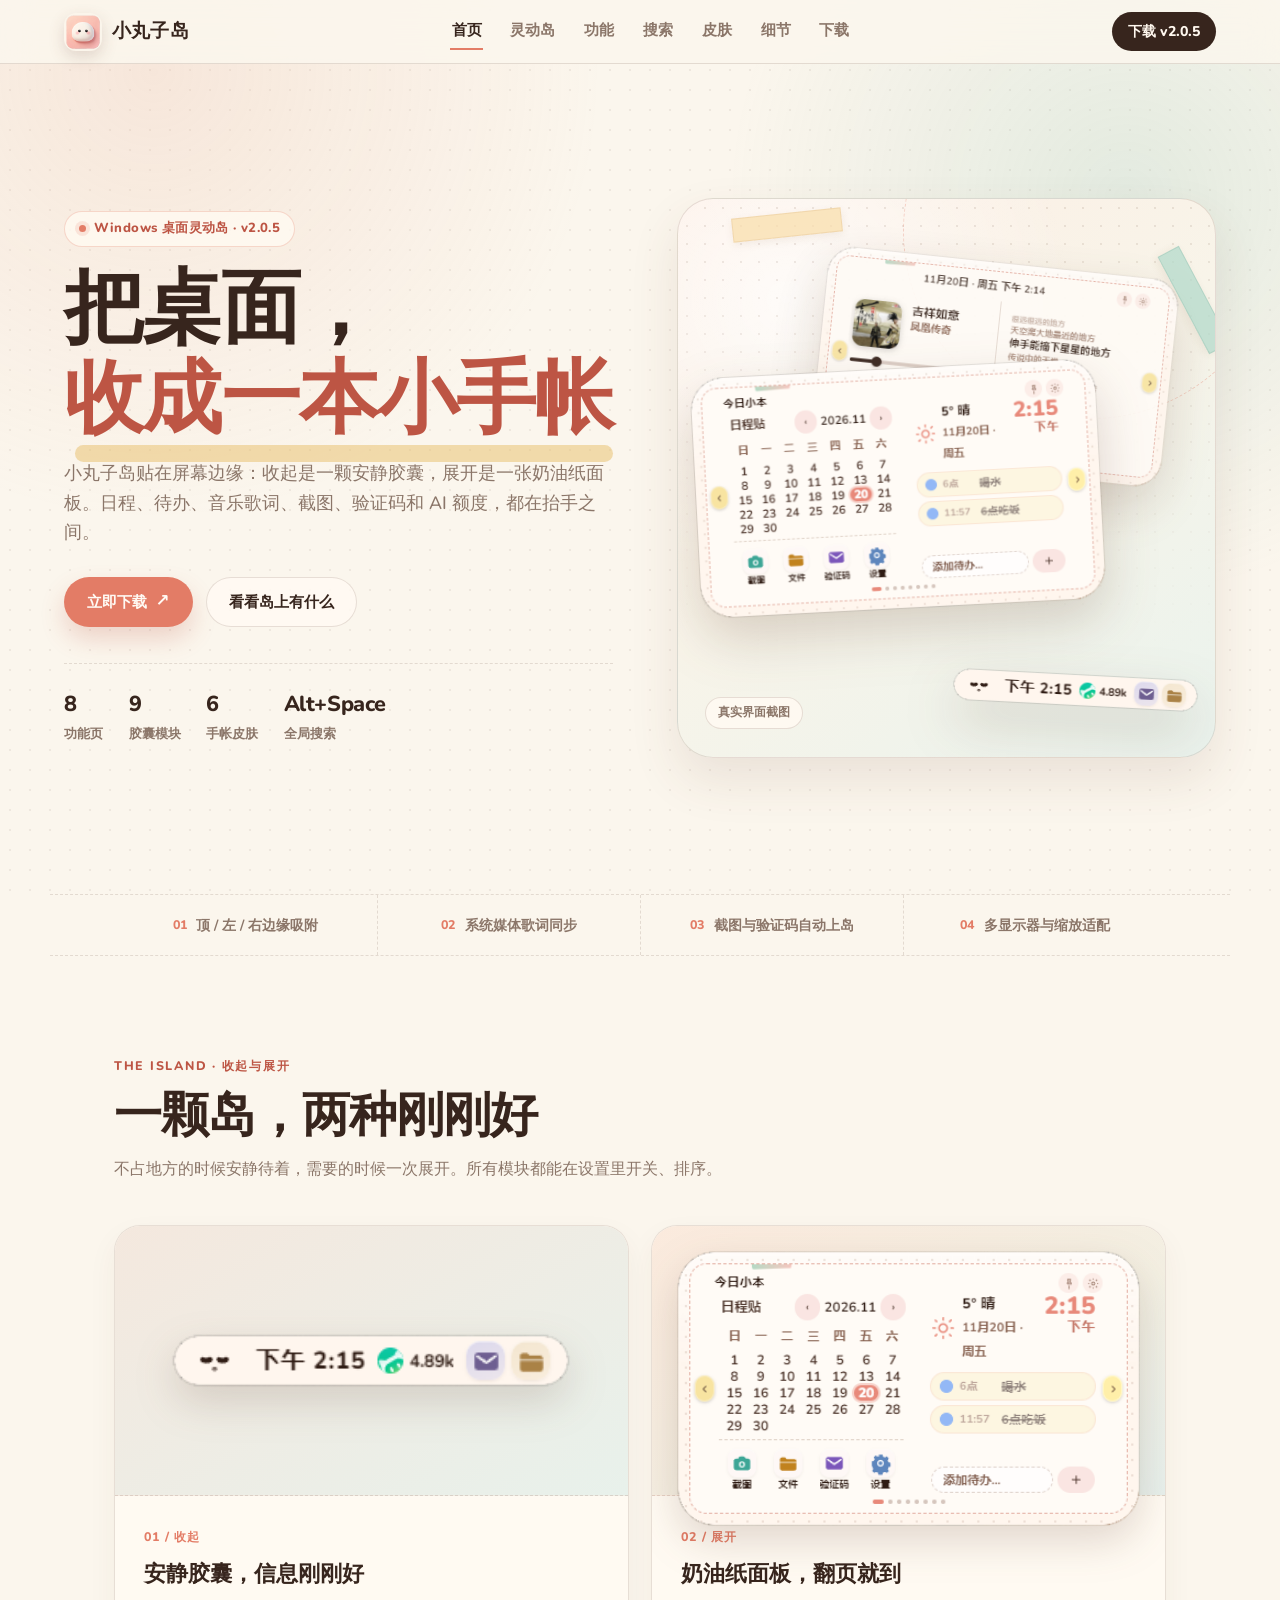
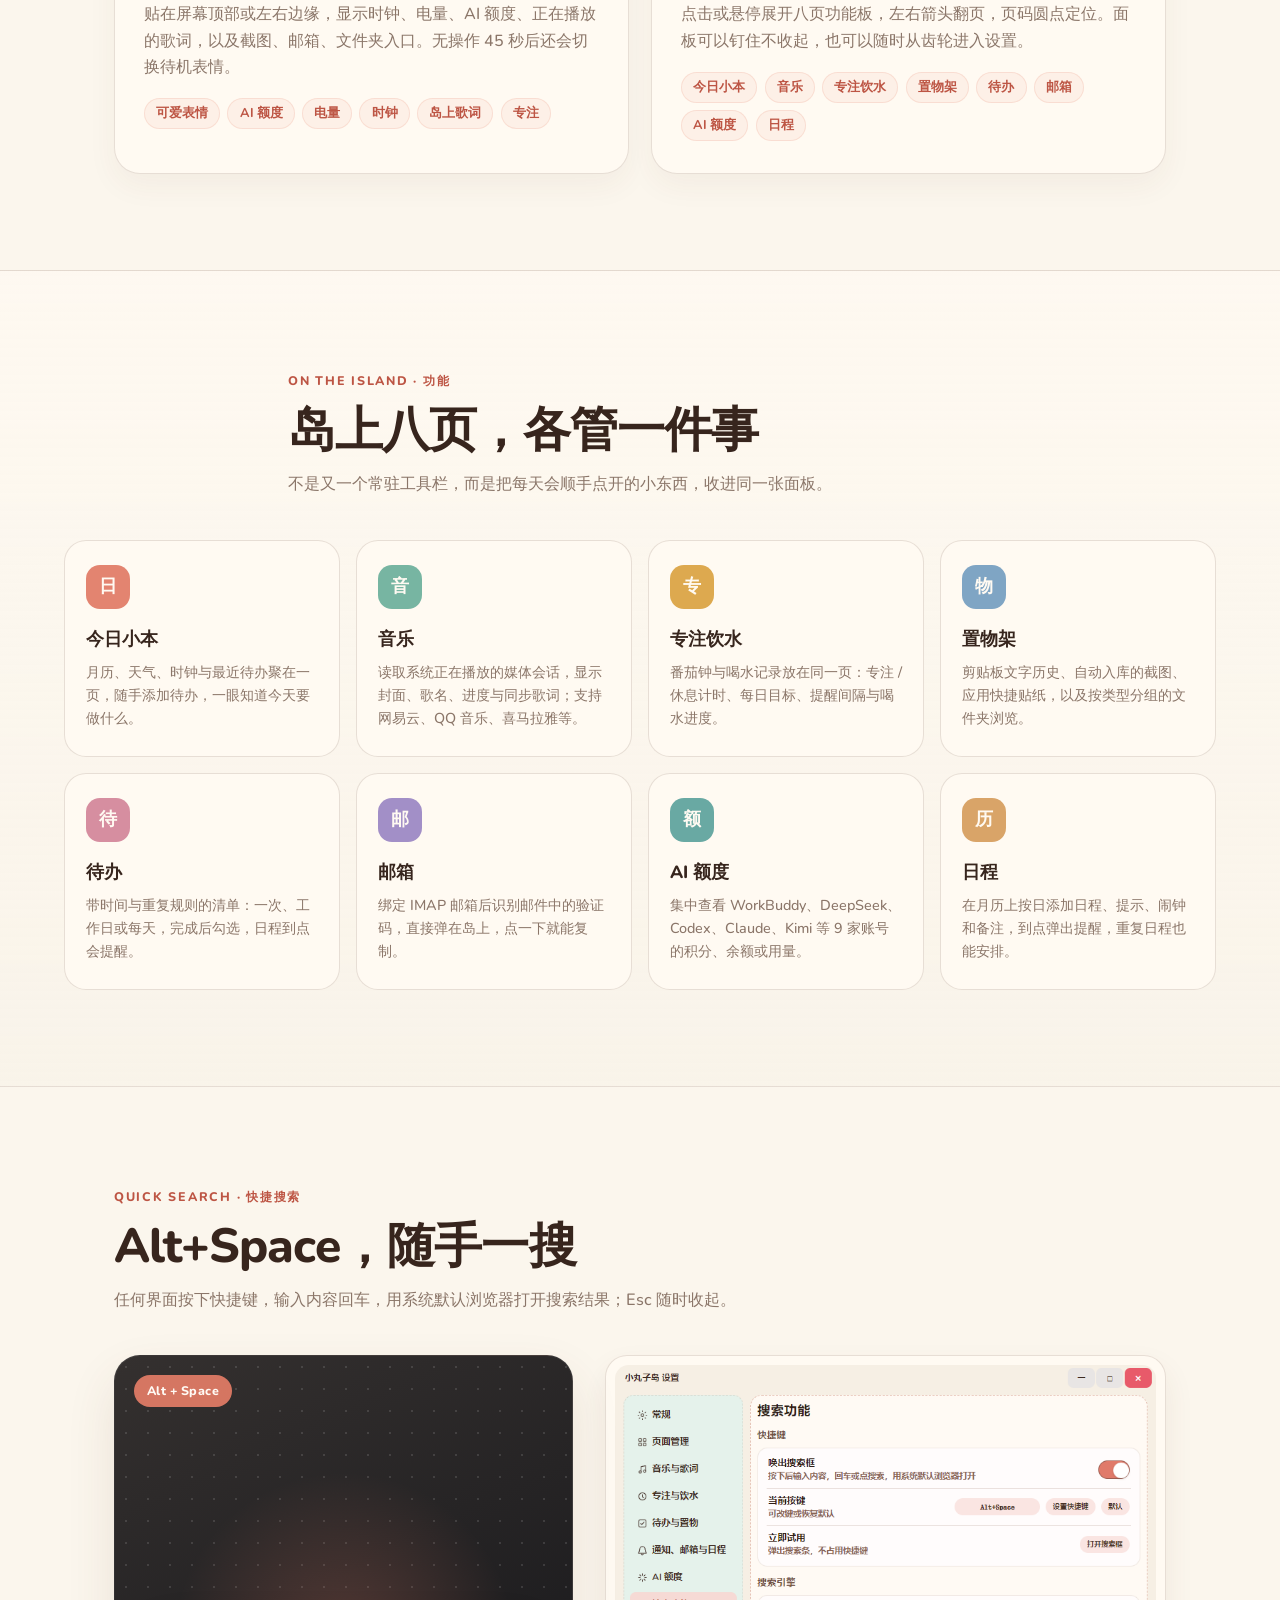
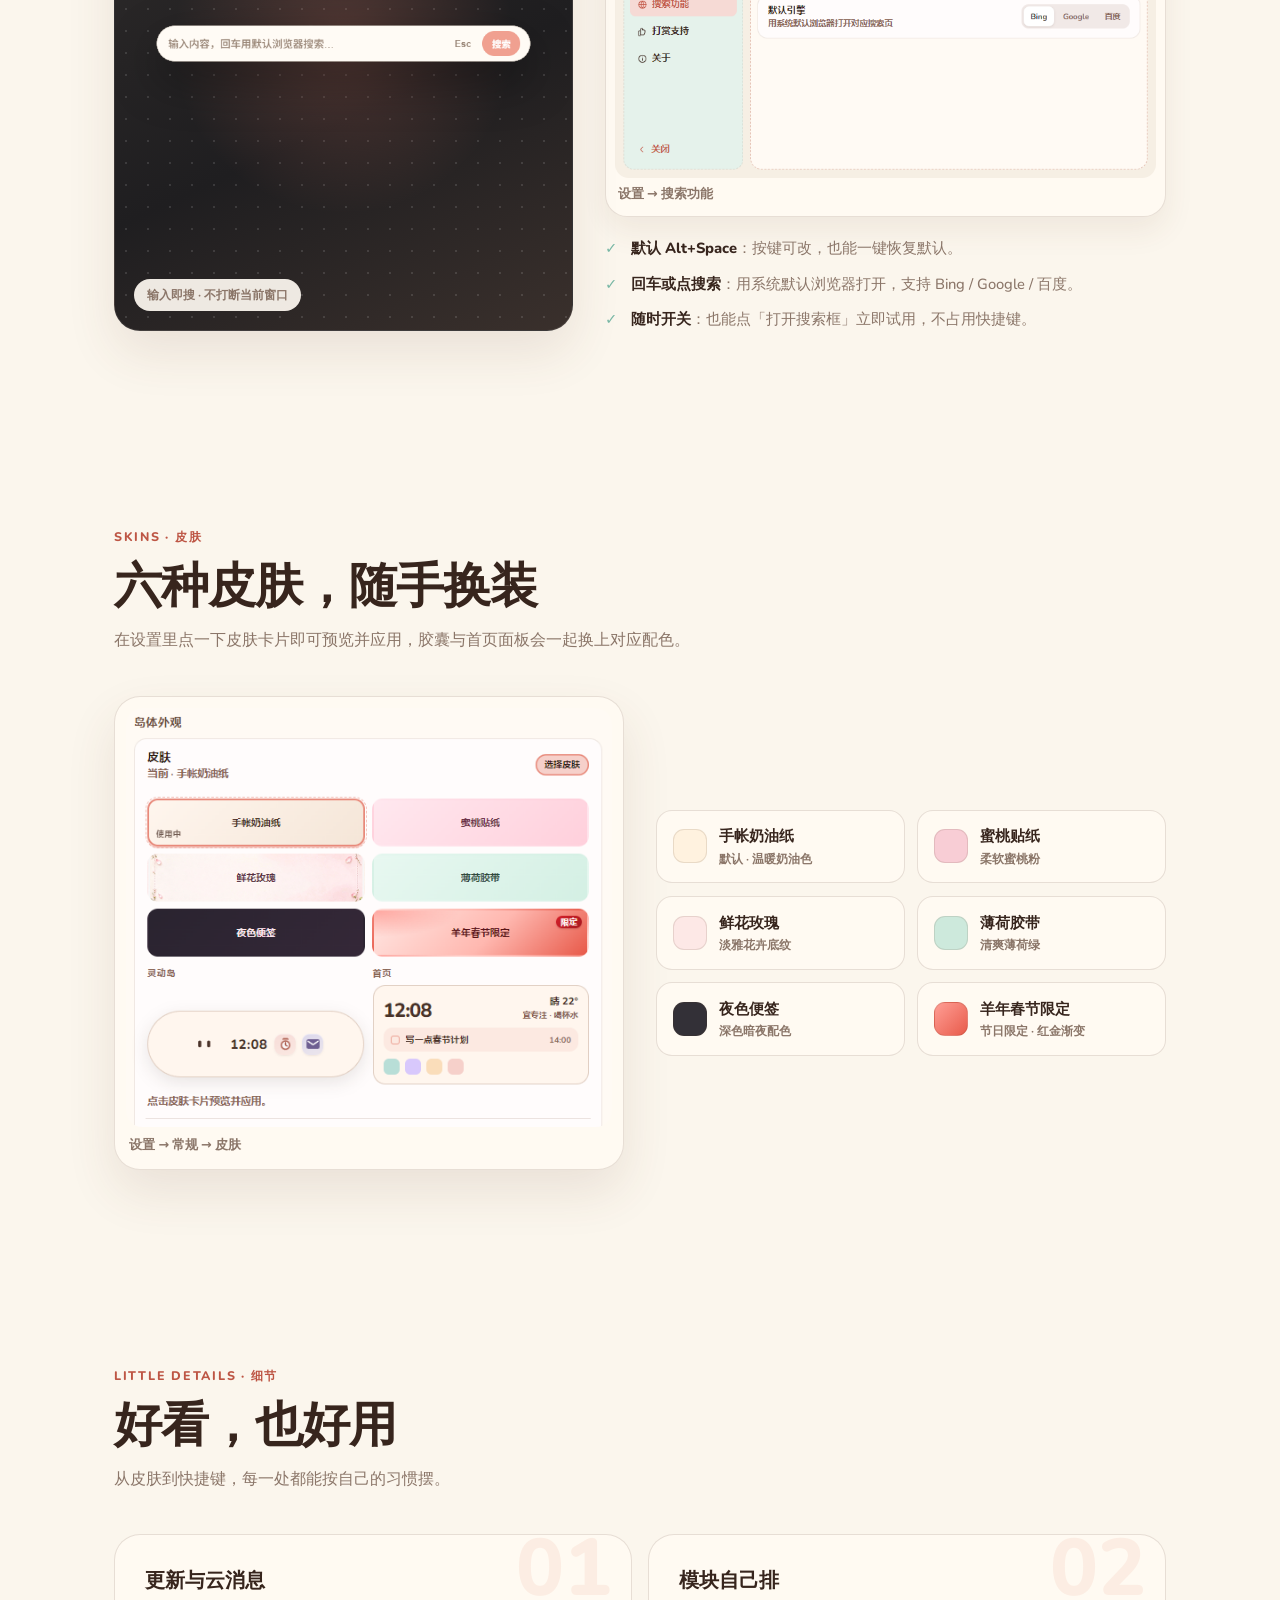
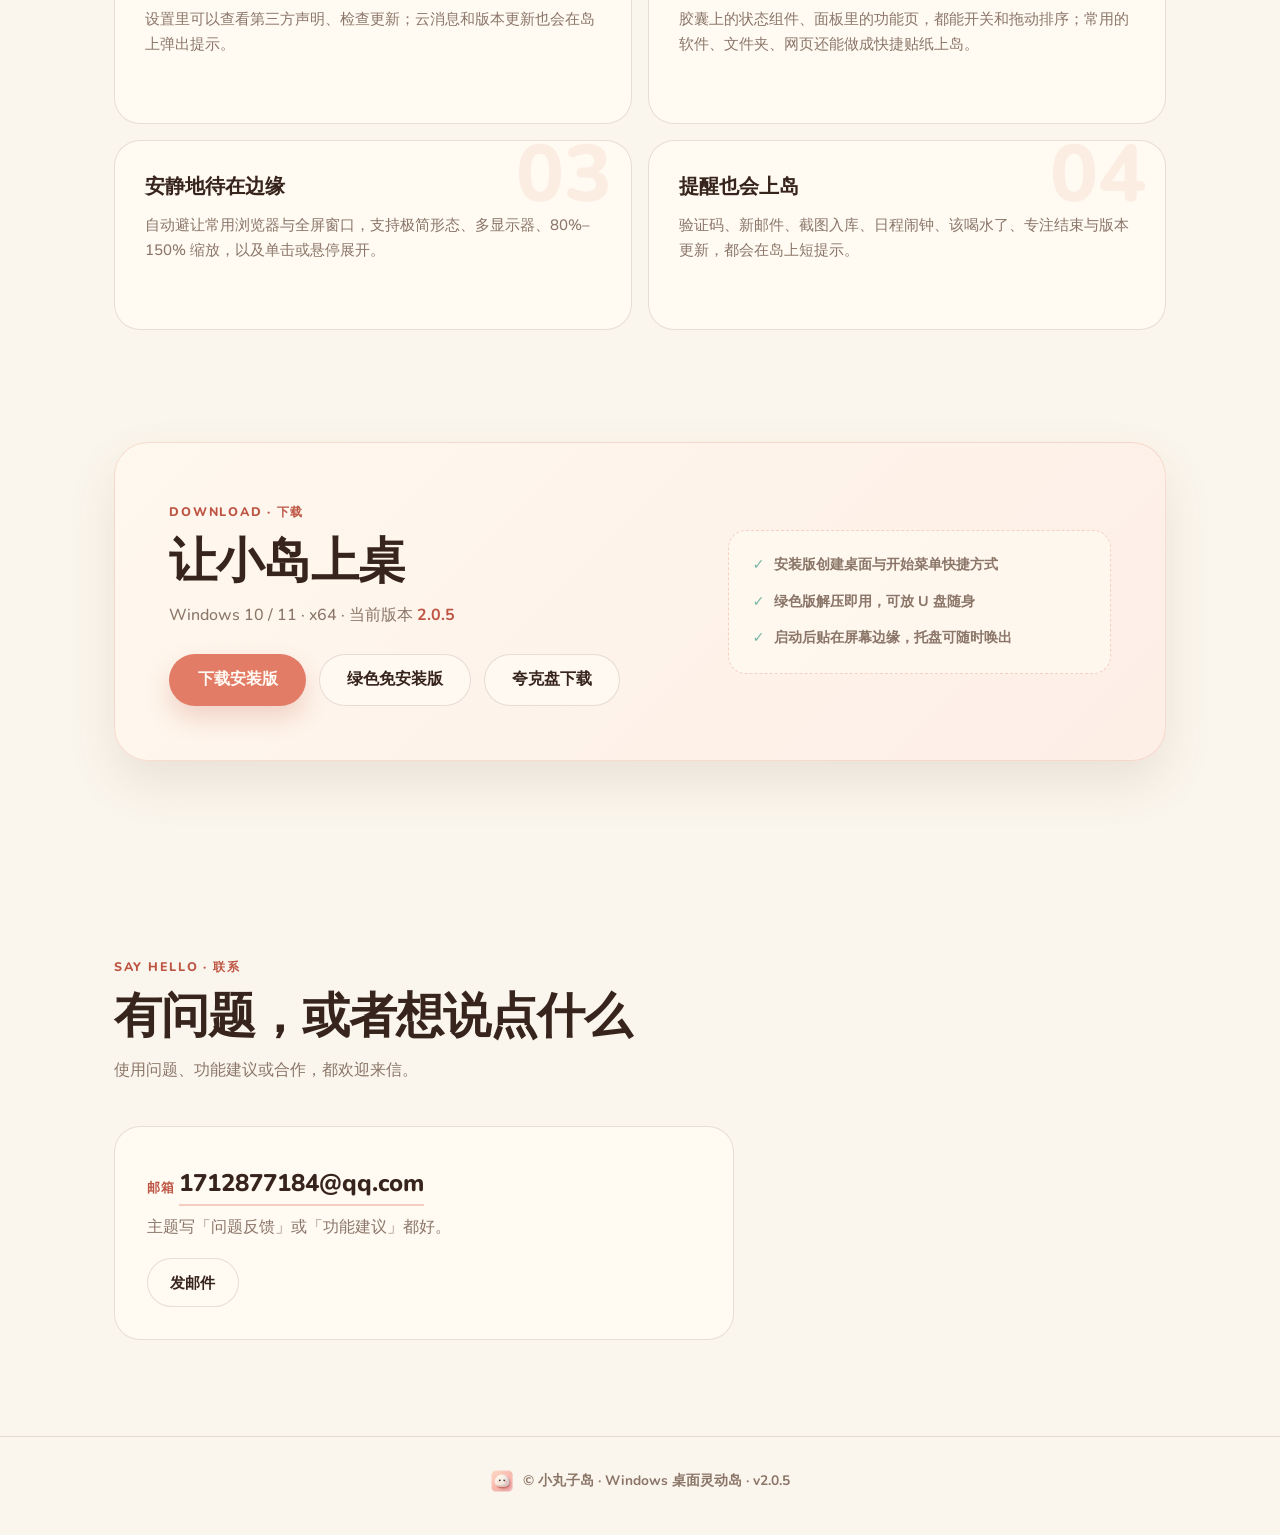
<file: index.html>
<!DOCTYPE html>
<html lang="zh-CN">
  <head>
    <meta charset="UTF-8" />
    <meta name="viewport" content="width=device-width, initial-scale=1" />
    <meta http-equiv="Cache-Control" content="no-cache, no-store, must-revalidate" />
    <meta http-equiv="Pragma" content="no-cache" />
    <title>小丸子岛 · Windows 桌面灵动岛</title>
    <meta
      name="description"
      content="小丸子岛 2.0.5：贴在屏幕边缘的 Windows 桌面灵动岛。收起是胶囊，展开是奶油纸手帐面板，日程、待办、音乐歌词、截图、验证码与 AI 额度都在一处。"
    />
    <link rel="icon" href="./assets/icon.png" type="image/png" />
    <link rel="stylesheet" href="./styles.css?v=20261120c" />
  </head>
  <body>
    <div class="paper-grain" aria-hidden="true"></div>

    <header class="nav">
      <a class="logo" href="#top" aria-label="小丸子岛首页">
        <img src="./assets/icon.png" width="38" height="38" alt="" />
        <span>小丸子岛</span>
      </a>
      <nav aria-label="主导航">
        <a href="#top">首页</a>
        <a href="#island">灵动岛</a>
        <a href="#features">功能</a>
        <a href="#search">搜索</a>
        <a href="#skins">皮肤</a>
        <a href="#details">细节</a>
        <a href="#download">下载</a>
      </nav>
      <a class="nav-cta" href="#download">下载 v2.0.5</a>
    </header>

    <main>
      <section class="hero" id="top">
        <div class="hero-copy reveal">
          <div class="tag"><span class="tag-dot"></span>Windows 桌面灵动岛 · v2.0.5</div>
          <h1>把桌面，<br /><span class="highlight">收成一本小手帐</span></h1>
          <p class="lede">
            小丸子岛贴在屏幕边缘：收起是一颗安静胶囊，展开是一张奶油纸面板。日程、待办、音乐歌词、截图、验证码和 AI 额度，都在抬手之间。
          </p>
          <div class="actions">
            <a class="btn primary" href="#download">立即下载<span class="arrow">↗</span></a>
            <a class="btn ghost" href="#features">看看岛上有什么</a>
          </div>
          <ul class="hero-facts">
            <li><strong>8</strong><span>功能页</span></li>
            <li><strong>9</strong><span>胶囊模块</span></li>
            <li><strong>6</strong><span>手帐皮肤</span></li>
            <li><strong>Alt+Space</strong><span>全局搜索</span></li>
          </ul>
        </div>

        <div class="hero-stage reveal" aria-label="小丸子岛真实界面截图">
          <div class="tape tape-top" aria-hidden="true"></div>
          <div class="tape tape-side" aria-hidden="true"></div>
          <div class="stage-orbit" aria-hidden="true"></div>
          <figure class="stage-card stage-card-back">
            <img src="./assets/ui-music.png" alt="音乐页：封面、进度与同步歌词" />
          </figure>
          <figure class="stage-card stage-card-main">
            <img src="./assets/ui-home.png" alt="今日小本：月历、天气、时钟与待办" />
          </figure>
          <figure class="stage-pill">
            <img src="./assets/ui-pill.png" alt="收起状态的胶囊，显示时间、电量与快捷入口" />
          </figure>
          <span class="stage-caption">真实界面截图</span>
        </div>
      </section>

      <section class="strip" aria-label="产品亮点">
        <div><span>01</span>顶 / 左 / 右边缘吸附</div>
        <div><span>02</span>系统媒体歌词同步</div>
        <div><span>03</span>截图与验证码自动上岛</div>
        <div><span>04</span>多显示器与缩放适配</div>
      </section>

      <section class="section" id="island">
        <header class="section-head reveal">
          <span class="kicker">THE ISLAND · 收起与展开</span>
          <h2>一颗岛，两种刚刚好</h2>
          <p>不占地方的时候安静待着，需要的时候一次展开。所有模块都能在设置里开关、排序。</p>
        </header>

        <div class="states-grid">
          <article class="state-card reveal">
            <div class="state-visual visual-pill">
              <img src="./assets/ui-pill.png" alt="胶囊状态截图" />
            </div>
            <div class="state-body">
              <span class="state-index">01 / 收起</span>
              <h3>安静胶囊，信息刚刚好</h3>
              <p>贴在屏幕顶部或左右边缘，显示时钟、电量、AI 额度、正在播放的歌词，以及截图、邮箱、文件夹入口。无操作 45 秒后还会切换待机表情。</p>
              <div class="chips">
                <span>可爱表情</span><span>AI 额度</span><span>电量</span><span>时钟</span><span>岛上歌词</span><span>专注</span>
              </div>
            </div>
          </article>

          <article class="state-card reveal">
            <div class="state-visual visual-board">
              <img src="./assets/ui-home.png" alt="今日小本面板截图" />
            </div>
            <div class="state-body">
              <span class="state-index">02 / 展开</span>
              <h3>奶油纸面板，翻页就到</h3>
              <p>点击或悬停展开八页功能板，左右箭头翻页，页码圆点定位。面板可以钉住不收起，也可以随时从齿轮进入设置。</p>
              <div class="chips">
                <span>今日小本</span><span>音乐</span><span>专注饮水</span><span>置物架</span><span>待办</span><span>邮箱</span><span>AI 额度</span><span>日程</span>
              </div>
            </div>
          </article>
        </div>
      </section>

      <section class="section section-tint" id="features">
        <header class="section-head reveal">
          <span class="kicker">ON THE ISLAND · 功能</span>
          <h2>岛上八页，各管一件事</h2>
          <p>不是又一个常驻工具栏，而是把每天会顺手点开的小东西，收进同一张面板。</p>
        </header>

        <div class="feature-grid">
          <article class="feature-card reveal"><span class="feature-mark mark-coral">日</span><h3>今日小本</h3><p>月历、天气、时钟与最近待办聚在一页，随手添加待办，一眼知道今天要做什么。</p></article>
          <article class="feature-card reveal"><span class="feature-mark mark-mint">音</span><h3>音乐</h3><p>读取系统正在播放的媒体会话，显示封面、歌名、进度与同步歌词；支持网易云、QQ 音乐、喜马拉雅等。</p></article>
          <article class="feature-card reveal"><span class="feature-mark mark-gold">专</span><h3>专注饮水</h3><p>番茄钟与喝水记录放在同一页：专注 / 休息计时、每日目标、提醒间隔与喝水进度。</p></article>
          <article class="feature-card reveal"><span class="feature-mark mark-blue">物</span><h3>置物架</h3><p>剪贴板文字历史、自动入库的截图、应用快捷贴纸，以及按类型分组的文件夹浏览。</p></article>
          <article class="feature-card reveal"><span class="feature-mark mark-rose">待</span><h3>待办</h3><p>带时间与重复规则的清单：一次、工作日或每天，完成后勾选，日程到点会提醒。</p></article>
          <article class="feature-card reveal"><span class="feature-mark mark-violet">邮</span><h3>邮箱</h3><p>绑定 IMAP 邮箱后识别邮件中的验证码，直接弹在岛上，点一下就能复制。</p></article>
          <article class="feature-card reveal"><span class="feature-mark mark-teal">额</span><h3>AI 额度</h3><p>集中查看 WorkBuddy、DeepSeek、Codex、Claude、Kimi 等 9 家账号的积分、余额或用量。</p></article>
          <article class="feature-card reveal"><span class="feature-mark mark-amber">历</span><h3>日程</h3><p>在月历上按日添加日程、提示、闹钟和备注，到点弹出提醒，重复日程也能安排。</p></article>
        </div>
      </section>

      <section class="section search-section" id="search">
        <header class="section-head reveal">
          <span class="kicker">QUICK SEARCH · 快捷搜索</span>
          <h2>Alt+Space，随手一搜</h2>
          <p>任何界面按下快捷键，输入内容回车，用系统默认浏览器打开搜索结果；Esc 随时收起。</p>
        </header>

        <div class="search-grid">
          <div class="search-visual reveal">
            <span class="search-key">Alt + Space</span>
            <img src="./assets/ui-search.png" alt="快捷搜索框：输入内容，回车用默认浏览器搜索" />
            <span class="search-visual-note">输入即搜 · 不打断当前窗口</span>
          </div>
          <div class="search-content reveal">
            <figure class="settings-figure">
              <img src="./assets/ui-search-settings.png" alt="设置里的搜索功能页面：快捷键、立即试用与默认引擎" />
              <figcaption>设置 → 搜索功能</figcaption>
            </figure>
            <ul class="search-points">
              <li><strong>默认 Alt+Space</strong>：按键可改，也能一键恢复默认。</li>
              <li><strong>回车或点搜索</strong>：用系统默认浏览器打开，支持 Bing / Google / 百度。</li>
              <li><strong>随时开关</strong>：也能点「打开搜索框」立即试用，不占用快捷键。</li>
            </ul>
          </div>
        </div>
      </section>

      <section class="section skins-section" id="skins">
        <header class="section-head reveal">
          <span class="kicker">SKINS · 皮肤</span>
          <h2>六种皮肤，随手换装</h2>
          <p>在设置里点一下皮肤卡片即可预览并应用，胶囊与首页面板会一起换上对应配色。</p>
        </header>

        <div class="skins-grid">
          <figure class="skins-shot reveal">
            <img src="./assets/ui-skins.png" alt="皮肤设置界面：六款皮肤卡片与灵动岛、首页预览" />
            <figcaption>设置 → 常规 → 皮肤</figcaption>
          </figure>
          <div class="skin-list reveal">
            <div class="skin-item"><span class="swatch swatch-cream"></span><div><strong>手帐奶油纸</strong><small>默认 · 温暖奶油色</small></div></div>
            <div class="skin-item"><span class="swatch swatch-peach"></span><div><strong>蜜桃贴纸</strong><small>柔软蜜桃粉</small></div></div>
            <div class="skin-item"><span class="swatch swatch-rose"></span><div><strong>鲜花玫瑰</strong><small>淡雅花卉底纹</small></div></div>
            <div class="skin-item"><span class="swatch swatch-mint"></span><div><strong>薄荷胶带</strong><small>清爽薄荷绿</small></div></div>
            <div class="skin-item"><span class="swatch swatch-night"></span><div><strong>夜色便签</strong><small>深色暗夜配色</small></div></div>
            <div class="skin-item"><span class="swatch swatch-newyear"></span><div><strong>羊年春节限定</strong><small>节日限定 · 红金渐变</small></div></div>
          </div>
        </div>
      </section>

      <section class="section" id="details">
        <header class="section-head reveal">
          <span class="kicker">LITTLE DETAILS · 细节</span>
          <h2>好看，也好用</h2>
          <p>从皮肤到快捷键，每一处都能按自己的习惯摆。</p>
        </header>

        <div class="detail-grid">
          <article class="detail-card reveal">
            <div class="detail-no">01</div>
            <h3>更新与云消息</h3>
            <p>设置里可以查看第三方声明、检查更新；云消息和版本更新也会在岛上弹出提示。</p>
          </article>
          <article class="detail-card reveal">
            <div class="detail-no">02</div>
            <h3>模块自己排</h3>
            <p>胶囊上的状态组件、面板里的功能页，都能开关和拖动排序；常用的软件、文件夹、网页还能做成快捷贴纸上岛。</p>
          </article>
          <article class="detail-card reveal">
            <div class="detail-no">03</div>
            <h3>安静地待在边缘</h3>
            <p>自动避让常用浏览器与全屏窗口，支持极简形态、多显示器、80%–150% 缩放，以及单击或悬停展开。</p>
          </article>
          <article class="detail-card reveal">
            <div class="detail-no">04</div>
            <h3>提醒也会上岛</h3>
            <p>验证码、新邮件、截图入库、日程闹钟、该喝水了、专注结束与版本更新，都会在岛上短提示。</p>
          </article>
        </div>
      </section>

      <section class="section download-section" id="download">
        <div class="download-card reveal">
          <div class="download-copy">
            <span class="kicker">DOWNLOAD · 下载</span>
            <h2>让小岛上桌</h2>
            <p>Windows 10 / 11 · x64 · 当前版本 <strong>2.0.5</strong></p>
            <div class="actions">
              <a
                class="btn primary big"
                href="./downloads/%E5%B0%8F%E4%B8%B8%E5%AD%90%E5%B2%9B-win-x64.exe"
                download="小丸子岛-win-x64.exe"
              >下载安装版</a>
              <a
                class="btn ghost big"
                href="./downloads/%E5%B0%8F%E4%B8%B8%E5%AD%90%E5%B2%9B-portable.exe"
                download="小丸子岛-portable.exe"
              >绿色免安装版</a>
              <a
                class="btn ghost big"
                href="https://pan.quark.cn/s/a45c275f5868"
                target="_blank"
                rel="noopener noreferrer"
              >夸克盘下载</a>
            </div>
          </div>
          <ul class="download-notes">
            <li><span>✓</span>安装版创建桌面与开始菜单快捷方式</li>
            <li><span>✓</span>绿色版解压即用，可放 U 盘随身</li>
            <li><span>✓</span>启动后贴在屏幕边缘，托盘可随时唤出</li>
          </ul>
        </div>
      </section>

      <section class="section contact-section" id="contact">
        <header class="section-head reveal">
          <span class="kicker">SAY HELLO · 联系</span>
          <h2>有问题，或者想说点什么</h2>
          <p>使用问题、功能建议或合作，都欢迎来信。</p>
        </header>
        <div class="contact-grid">
          <div class="contact-card reveal">
            <span class="contact-label">邮箱</span>
            <a class="mail" href="mailto:1712877184@qq.com?subject=%E5%B0%8F%E4%B8%B8%E5%AD%90%E5%B2%9B%20%E9%97%AE%E9%A2%98%E5%8F%8D%E9%A6%88">1712877184@qq.com</a>
            <p>主题写「问题反馈」或「功能建议」都好。</p>
            <a class="btn ghost" href="mailto:1712877184@qq.com?subject=%E5%B0%8F%E4%B8%B8%E5%AD%90%E5%B2%9B%20%E9%97%AE%E9%A2%98%E5%8F%8D%E9%A6%88">发邮件</a>
          </div>
        </div>
      </section>
    </main>

    <footer class="footer">
      <img src="./assets/icon.png" width="24" height="24" alt="" />
      <span>© 小丸子岛 · Windows 桌面灵动岛 · v2.0.5</span>
    </footer>

    <script>
      const links = document.querySelectorAll('a[href^="#"]')
      links.forEach((a) => {
        a.addEventListener('click', (e) => {
          const id = a.getAttribute('href')
          const el = id && document.querySelector(id)
          if (!el) return
          e.preventDefault()
          el.scrollIntoView({ behavior: 'smooth', block: 'start' })
        })
      })

      const observer = new IntersectionObserver(
        (entries) => {
          entries.forEach((entry) => {
            if (entry.isIntersecting) {
              entry.target.classList.add('is-visible')
              observer.unobserve(entry.target)
            }
          })
        },
        { threshold: 0.12 }
      )
      document.querySelectorAll('.reveal').forEach((el) => observer.observe(el))

      const navLinks = document.querySelectorAll('.nav nav a')
      const sections = [...navLinks]
        .map((a) => document.querySelector(a.getAttribute('href')))
        .filter(Boolean)
      const onScroll = () => {
        const y = window.scrollY + 140
        let active = '#top'
        sections.forEach((section) => {
          if (section.offsetTop <= y) active = '#' + section.id
        })
        navLinks.forEach((a) => a.classList.toggle('active', a.getAttribute('href') === active))
      }
      window.addEventListener('scroll', onScroll, { passive: true })
      onScroll()
    </script>
  </body>
</html>
</file>
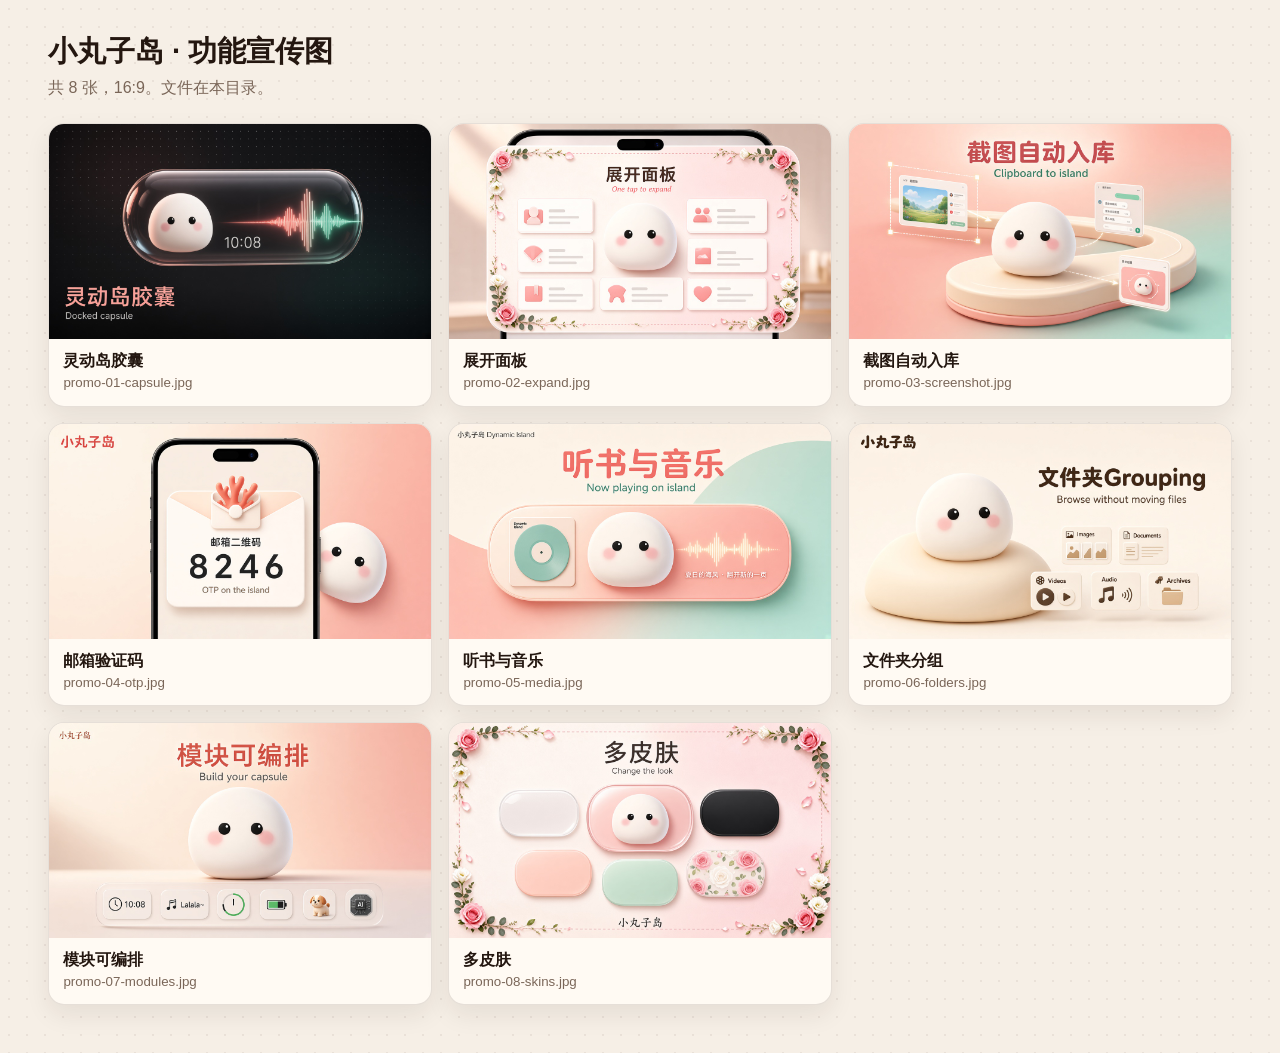
<file: promo/gallery.html>
<!DOCTYPE html>
<html lang="zh-CN">
  <head>
    <meta charset="UTF-8" />
    <meta name="viewport" content="width=device-width, initial-scale=1" />
    <title>小丸子岛 · 功能宣传图</title>
    <style>
      :root {
        --bg: #f6efe6;
        --ink: #241710;
        --muted: #7a6658;
        --line: rgba(48, 30, 20, 0.12);
      }
      * {
        box-sizing: border-box;
      }
      body {
        margin: 0;
        font-family: 'Segoe UI', 'PingFang SC', sans-serif;
        color: var(--ink);
        background:
          radial-gradient(rgba(70, 45, 30, 0.07) 1px, transparent 1.1px) 0 0 / 18px 18px,
          var(--bg);
        padding: 2rem clamp(1rem, 4vw, 3rem) 3rem;
      }
      h1 {
        margin: 0 0 0.4rem;
        font-size: 1.8rem;
      }
      p {
        margin: 0 0 1.5rem;
        color: var(--muted);
      }
      .grid {
        display: grid;
        grid-template-columns: repeat(auto-fill, minmax(320px, 1fr));
        gap: 1rem;
      }
      figure {
        margin: 0;
        background: #fffaf3;
        border: 1px solid var(--line);
        border-radius: 16px;
        overflow: hidden;
        box-shadow: 0 10px 24px rgba(36, 23, 16, 0.08);
      }
      img {
        display: block;
        width: 100%;
        aspect-ratio: 16 / 9;
        object-fit: cover;
      }
      figcaption {
        padding: 0.75rem 0.9rem 0.95rem;
        font-weight: 700;
      }
      small {
        display: block;
        margin-top: 0.2rem;
        color: var(--muted);
        font-weight: 500;
      }
    </style>
  </head>
  <body>
    <h1>小丸子岛 · 功能宣传图</h1>
    <p>共 8 张，16:9。文件在本目录。</p>
    <div class="grid">
      <figure>
        <img src="./promo-01-capsule.jpg" alt="灵动岛胶囊" />
        <figcaption>灵动岛胶囊<small>promo-01-capsule.jpg</small></figcaption>
      </figure>
      <figure>
        <img src="./promo-02-expand.jpg" alt="展开面板" />
        <figcaption>展开面板<small>promo-02-expand.jpg</small></figcaption>
      </figure>
      <figure>
        <img src="./promo-03-screenshot.jpg" alt="截图自动入库" />
        <figcaption>截图自动入库<small>promo-03-screenshot.jpg</small></figcaption>
      </figure>
      <figure>
        <img src="./promo-04-otp.jpg" alt="邮箱验证码" />
        <figcaption>邮箱验证码<small>promo-04-otp.jpg</small></figcaption>
      </figure>
      <figure>
        <img src="./promo-05-media.jpg" alt="听书与音乐" />
        <figcaption>听书与音乐<small>promo-05-media.jpg</small></figcaption>
      </figure>
      <figure>
        <img src="./promo-06-folders.jpg" alt="文件夹分组" />
        <figcaption>文件夹分组<small>promo-06-folders.jpg</small></figcaption>
      </figure>
      <figure>
        <img src="./promo-07-modules.jpg" alt="模块可编排" />
        <figcaption>模块可编排<small>promo-07-modules.jpg</small></figcaption>
      </figure>
      <figure>
        <img src="./promo-08-skins.jpg" alt="多皮肤" />
        <figcaption>多皮肤<small>promo-08-skins.jpg</small></figcaption>
      </figure>
    </div>
  </body>
</html>
</file>
<file: styles.css>
@font-face {
  font-family: 'Nunito';
  font-style: normal;
  font-weight: 500;
  font-display: swap;
  src: url('./assets/fonts/nunito-latin-500-normal.woff2') format('woff2');
}
@font-face {
  font-family: 'Nunito';
  font-style: normal;
  font-weight: 700;
  font-display: swap;
  src: url('./assets/fonts/nunito-latin-700-normal.woff2') format('woff2');
}
@font-face {
  font-family: 'Nunito';
  font-style: normal;
  font-weight: 800;
  font-display: swap;
  src: url('./assets/fonts/nunito-latin-800-normal.woff2') format('woff2');
}

:root {
  --bg: #fbf6ed;
  --paper: #fffaf2;
  --ink: #37251d;
  --muted: #8b7669;
  --coral: #e37c66;
  --coral-deep: #bd5544;
  --mint: #79b7a5;
  --gold: #e8bd68;
  --violet: #a28fc7;
  --line: rgba(88, 54, 37, 0.14);
  --shadow: 0 22px 50px rgba(102, 62, 44, 0.11);
  --edge: clamp(1.25rem, 5vw, 4.5rem);
  --radius: 26px;
  --ui: 'Nunito', 'PingFang SC', 'Microsoft YaHei', 'Hiragino Sans GB', system-ui, sans-serif;
}

*,
*::before,
*::after {
  box-sizing: border-box;
}

html {
  scroll-behavior: smooth;
  scroll-padding-top: 84px;
}

body {
  margin: 0;
  background: var(--bg);
  color: var(--ink);
  font-family: var(--ui);
  font-weight: 600;
  line-height: 1.65;
  overflow-x: hidden;
}

img {
  display: block;
  max-width: 100%;
}

a {
  color: inherit;
  text-decoration: none;
}

.paper-grain {
  position: fixed;
  inset: 0;
  z-index: -1;
  pointer-events: none;
  background-image:
    radial-gradient(circle at 12% 8%, rgba(233, 172, 146, 0.2), transparent 32%),
    radial-gradient(circle at 88% 22%, rgba(121, 183, 165, 0.18), transparent 30%),
    radial-gradient(rgba(90, 60, 42, 0.075) 1px, transparent 1.2px);
  background-size: auto, auto, 20px 20px;
}

/* ---------- nav ---------- */

.nav {
  position: sticky;
  top: 0;
  z-index: 30;
  display: flex;
  align-items: center;
  justify-content: space-between;
  gap: 1.5rem;
  padding: 0.75rem var(--edge);
  background: rgba(251, 246, 237, 0.88);
  backdrop-filter: blur(16px);
  border-bottom: 1px solid var(--line);
}

.logo {
  display: inline-flex;
  align-items: center;
  gap: 0.6rem;
  font-size: 1.16rem;
  font-weight: 800;
  letter-spacing: 0.02em;
  white-space: nowrap;
}

.logo img {
  border-radius: 12px;
  box-shadow: 0 6px 16px rgba(110, 68, 48, 0.18);
}

.nav nav {
  display: flex;
  align-items: center;
  gap: clamp(0.75rem, 2vw, 1.75rem);
  font-size: 0.94rem;
}

.nav nav a {
  color: var(--muted);
  padding: 0.3rem 0.1rem;
  border-bottom: 2px solid transparent;
  transition: color 0.2s, border-color 0.2s;
}

.nav nav a:hover,
.nav nav a.active {
  color: var(--ink);
  border-color: var(--coral);
}

.nav-cta {
  display: inline-flex;
  align-items: center;
  padding: 0.5rem 1rem;
  border-radius: 999px;
  background: var(--ink);
  color: #fff8ef;
  font-size: 0.88rem;
  font-weight: 800;
  white-space: nowrap;
  transition: transform 0.2s, background 0.2s;
}

.nav-cta:hover {
  transform: translateY(-2px);
  background: var(--coral-deep);
}

/* ---------- hero ---------- */

.hero {
  max-width: 1320px;
  margin: 0 auto;
  min-height: min(880px, calc(100svh - 70px));
  display: grid;
  grid-template-columns: 0.92fr 1.08fr;
  align-items: center;
  gap: clamp(2rem, 5vw, 5rem);
  padding: clamp(2.5rem, 6vh, 5rem) var(--edge) 3.5rem;
}

.tag {
  display: inline-flex;
  align-items: center;
  gap: 0.5rem;
  padding: 0.36rem 0.85rem;
  border: 1px solid rgba(227, 124, 102, 0.28);
  border-radius: 999px;
  background: rgba(255, 250, 242, 0.8);
  color: var(--coral-deep);
  font-size: 0.82rem;
  font-weight: 800;
  letter-spacing: 0.03em;
}

.tag-dot {
  width: 7px;
  height: 7px;
  border-radius: 50%;
  background: var(--coral);
  box-shadow: 0 0 0 4px rgba(227, 124, 102, 0.15);
}

.hero h1 {
  margin: 1.1rem 0 1rem;
  font-size: clamp(2.8rem, 6.5vw, 5rem);
  line-height: 1.12;
  letter-spacing: -0.02em;
  font-weight: 800;
}

.highlight {
  position: relative;
  color: var(--coral-deep);
  white-space: nowrap;
}

.highlight::after {
  content: '';
  position: absolute;
  left: 2%;
  right: 0;
  bottom: -0.12em;
  height: 0.22em;
  border-radius: 999px;
  background: rgba(232, 189, 104, 0.5);
  z-index: -1;
}

.lede {
  max-width: 34rem;
  margin: 0 0 1.8rem;
  color: var(--muted);
  font-size: clamp(1rem, 1.4vw, 1.12rem);
  font-weight: 500;
}

.actions {
  display: flex;
  flex-wrap: wrap;
  gap: 0.8rem;
}

.btn {
  display: inline-flex;
  align-items: center;
  justify-content: center;
  gap: 0.5rem;
  min-height: 2.95rem;
  padding: 0.7rem 1.4rem;
  border: 1.5px solid transparent;
  border-radius: 999px;
  font-weight: 800;
  font-size: 0.96rem;
  transition: transform 0.2s, box-shadow 0.2s, background 0.2s;
}

.btn:hover {
  transform: translateY(-3px);
}

.btn:active {
  transform: translateY(0) scale(0.98);
}

.btn.primary {
  background: var(--coral);
  color: #fffaf4;
  box-shadow: 0 12px 24px rgba(189, 85, 68, 0.22);
}

.btn.primary:hover {
  background: var(--coral-deep);
  box-shadow: 0 16px 30px rgba(189, 85, 68, 0.28);
}

.btn.ghost {
  background: rgba(255, 250, 242, 0.85);
  border-color: var(--line);
  color: var(--ink);
}

.btn.ghost:hover {
  border-color: rgba(227, 124, 102, 0.45);
  box-shadow: 0 10px 22px rgba(102, 62, 44, 0.08);
}

.btn.big {
  min-height: 3.25rem;
  padding-inline: 1.7rem;
  font-size: 1.02rem;
}

.arrow {
  font-size: 1.05rem;
  line-height: 1;
}

.hero-facts {
  display: flex;
  flex-wrap: wrap;
  gap: 1.6rem;
  list-style: none;
  margin: 2.3rem 0 0;
  padding: 1.4rem 0 0;
  border-top: 1px dashed var(--line);
}

.hero-facts li {
  display: flex;
  flex-direction: column;
  gap: 0.1rem;
}

.hero-facts strong {
  font-size: 1.35rem;
  font-weight: 800;
  letter-spacing: -0.02em;
}

.hero-facts span {
  color: var(--muted);
  font-size: 0.8rem;
  font-weight: 600;
}

.hero-stage {
  position: relative;
  height: clamp(420px, 52vw, 560px);
  border-radius: 36px;
  border: 1px solid var(--line);
  background:
    radial-gradient(circle at 20% 18%, rgba(255, 255, 255, 0.75), transparent 45%),
    linear-gradient(145deg, #fdeee4 0%, #f8f4e9 48%, #eaf3ed 100%);
  box-shadow: var(--shadow);
  overflow: hidden;
}

.hero-stage::before {
  content: '';
  position: absolute;
  inset: 0;
  background-image: radial-gradient(rgba(105, 74, 55, 0.12) 1px, transparent 1.2px);
  background-size: 18px 18px;
  mask-image: linear-gradient(to bottom, #000, transparent 82%);
}

.stage-orbit {
  position: absolute;
  width: 70%;
  aspect-ratio: 1;
  right: -12%;
  top: -28%;
  border: 1px dashed rgba(227, 124, 102, 0.32);
  border-radius: 50%;
}

.tape {
  position: absolute;
  z-index: 5;
  width: 110px;
  height: 24px;
  background: rgba(250, 222, 171, 0.72);
  border: 1px solid rgba(193, 146, 80, 0.16);
  box-shadow: 0 3px 8px rgba(120, 80, 40, 0.08);
}

.tape-top {
  top: 14px;
  left: 10%;
  transform: rotate(-6deg);
}

.tape-side {
  top: 16%;
  right: -34px;
  transform: rotate(62deg);
  background: rgba(178, 218, 203, 0.72);
  border-color: rgba(77, 145, 126, 0.16);
}

.stage-card {
  position: absolute;
  margin: 0;
  padding: 0;
  transition: transform 0.35s ease;
}

.stage-card img,
.stage-pill img {
  width: 100%;
  height: auto;
  filter: drop-shadow(0 22px 26px rgba(89, 54, 37, 0.2));
}

.stage-card-back {
  width: 66%;
  top: 11%;
  left: 26%;
  transform: rotate(6deg);
  opacity: 0.92;
}

.stage-card-main {
  z-index: 2;
  width: 76%;
  top: 30%;
  left: 3%;
  transform: rotate(-3deg);
}

.stage-card-main:hover {
  transform: rotate(-1deg) translateY(-6px);
}

.stage-pill {
  position: absolute;
  z-index: 4;
  width: 46%;
  right: 3%;
  bottom: 9%;
  margin: 0;
  transform: rotate(3deg);
  animation: bob 6s ease-in-out infinite;
}

.stage-caption {
  position: absolute;
  left: 5%;
  bottom: 5%;
  z-index: 5;
  padding: 0.32rem 0.75rem;
  border-radius: 999px;
  background: rgba(255, 250, 242, 0.9);
  border: 1px solid var(--line);
  color: var(--muted);
  font-size: 0.75rem;
  font-weight: 700;
}

/* ---------- strip ---------- */

.strip {
  display: grid;
  grid-template-columns: repeat(4, 1fr);
  max-width: 1180px;
  margin: 0 auto;
  padding: 0 var(--edge);
  border-top: 1px dashed var(--line);
  border-bottom: 1px dashed var(--line);
}

.strip div {
  display: flex;
  align-items: center;
  justify-content: center;
  gap: 0.6rem;
  padding: 1.15rem 0.5rem;
  color: var(--muted);
  font-size: 0.88rem;
  font-weight: 700;
  text-align: center;
}

.strip div + div {
  border-left: 1px dashed var(--line);
}

.strip span {
  color: var(--coral);
  font-size: 0.78rem;
  font-weight: 800;
}

/* ---------- sections ---------- */

.section {
  max-width: 1180px;
  margin: 0 auto;
  padding: 6rem var(--edge);
}

.section-tint {
  max-width: none;
  border-top: 1px solid var(--line);
  border-bottom: 1px solid var(--line);
  background: linear-gradient(180deg, rgba(255, 250, 242, 0.7), rgba(246, 240, 228, 0.35));
}

.section-tint > * {
  max-width: 1180px;
  margin-inline: auto;
}

.section-head {
  max-width: 44rem;
  margin-bottom: 2.6rem;
}

.kicker {
  display: inline-block;
  color: var(--coral-deep);
  font-size: 0.78rem;
  font-weight: 800;
  letter-spacing: 0.14em;
}

.section-head h2,
.download-card h2 {
  margin: 0.55rem 0 0.7rem;
  font-size: clamp(2rem, 4.5vw, 3rem);
  line-height: 1.2;
  letter-spacing: -0.02em;
  font-weight: 800;
}

.section-head p,
.download-card p,
.contact-card p,
.state-body p,
.feature-card p,
.detail-card p {
  margin: 0;
  color: var(--muted);
  font-weight: 500;
}

.section-head p {
  font-size: 1.02rem;
}

/* ---------- states ---------- */

.states-grid {
  display: grid;
  grid-template-columns: repeat(2, minmax(0, 1fr));
  gap: 1.4rem;
}

.state-card {
  overflow: hidden;
  border: 1px solid var(--line);
  border-radius: var(--radius);
  background: var(--paper);
  box-shadow: 0 12px 30px rgba(102, 62, 44, 0.05);
  transition: transform 0.25s, box-shadow 0.25s;
}

.state-card:hover {
  transform: translateY(-5px);
  box-shadow: var(--shadow);
}

.state-visual {
  height: 270px;
  display: grid;
  place-items: center;
  padding: 1.5rem;
  border-bottom: 1px dashed var(--line);
}

.visual-pill {
  background: linear-gradient(150deg, #f4e8de, #e8f1eb);
}

.visual-board {
  background: linear-gradient(150deg, #fbeadd, #f3efe2 60%, #e7f0ec);
}

.state-visual img {
  width: 100%;
  max-width: 480px;
  object-fit: contain;
  filter: drop-shadow(0 16px 20px rgba(89, 54, 37, 0.18));
}

.state-visual.visual-pill img {
  max-width: 400px;
}

.state-body {
  padding: 1.7rem 1.8rem 2rem;
}

.state-index {
  color: var(--coral);
  font-size: 0.78rem;
  font-weight: 800;
  letter-spacing: 0.1em;
}

.state-body h3 {
  margin: 0.4rem 0 0.55rem;
  font-size: 1.4rem;
  font-weight: 800;
}

.chips {
  display: flex;
  flex-wrap: wrap;
  gap: 0.45rem;
  margin-top: 1.1rem;
}

.chips span {
  padding: 0.25rem 0.7rem;
  border-radius: 999px;
  background: rgba(227, 124, 102, 0.08);
  border: 1px solid rgba(227, 124, 102, 0.16);
  color: var(--coral-deep);
  font-size: 0.8rem;
  font-weight: 700;
}

/* ---------- features ---------- */

.feature-grid {
  display: grid;
  grid-template-columns: repeat(4, minmax(0, 1fr));
  gap: 1rem;
}

.feature-card {
  padding: 1.5rem 1.3rem 1.6rem;
  border: 1px solid var(--line);
  border-radius: 22px;
  background: var(--paper);
  transition: transform 0.22s, box-shadow 0.22s, border-color 0.22s;
}

.feature-card:hover {
  transform: translateY(-4px);
  border-color: rgba(227, 124, 102, 0.3);
  box-shadow: 0 16px 32px rgba(102, 62, 44, 0.09);
}

.feature-mark {
  display: grid;
  place-items: center;
  width: 44px;
  height: 44px;
  border-radius: 14px;
  color: #fffaf2;
  font-size: 1.15rem;
  font-weight: 800;
}

.mark-coral { background: #e38470; }
.mark-mint { background: #77b5a2; }
.mark-gold { background: #dda94f; }
.mark-blue { background: #7fa5c4; }
.mark-rose { background: #d68ea0; }
.mark-violet { background: #a28fc7; }
.mark-teal { background: #69a9a3; }
.mark-amber { background: #d9a468; }

.feature-card h3 {
  margin: 1rem 0 0.45rem;
  font-size: 1.1rem;
  font-weight: 800;
}

.feature-card p {
  font-size: 0.9rem;
  line-height: 1.6;
}

/* ---------- quick search ---------- */

.search-grid {
  display: grid;
  grid-template-columns: 0.9fr 1.1fr;
  gap: 2rem;
  align-items: stretch;
}

.search-visual {
  position: relative;
  display: grid;
  place-items: center;
  min-height: 520px;
  padding: 1.5rem;
  overflow: hidden;
  border-radius: var(--radius);
  border: 1px solid rgba(255, 255, 255, 0.08);
  background:
    radial-gradient(rgba(255, 255, 255, 0.12) 1px, transparent 1.2px) 0 0 / 22px 22px,
    linear-gradient(155deg, #34302f, #1f1e20 60%, #3a302c);
  box-shadow: var(--shadow);
}

.search-visual::after {
  content: '';
  position: absolute;
  width: 80%;
  height: 60%;
  border-radius: 50%;
  background: radial-gradient(circle, rgba(227, 124, 102, 0.25), transparent 68%);
  pointer-events: none;
}

.search-visual img {
  position: relative;
  z-index: 1;
  width: 92%;
  filter: drop-shadow(0 18px 24px rgba(0, 0, 0, 0.35));
}

.search-key,
.search-visual-note {
  position: absolute;
  z-index: 2;
  padding: 0.35rem 0.8rem;
  border-radius: 999px;
  background: rgba(255, 250, 242, 0.92);
  color: var(--ink);
  font-size: 0.78rem;
  font-weight: 800;
}

.search-key {
  top: 1.2rem;
  left: 1.2rem;
  background: rgba(227, 124, 102, 0.92);
  color: #fffaf4;
  letter-spacing: 0.04em;
}

.search-visual-note {
  bottom: 1.2rem;
  left: 1.2rem;
  color: var(--muted);
  font-weight: 700;
}

.search-content {
  display: flex;
  flex-direction: column;
  gap: 1.2rem;
}

.settings-figure {
  margin: 0;
  padding: 0.55rem;
  border: 1px solid var(--line);
  border-radius: 22px;
  background: var(--paper);
  box-shadow: 0 14px 30px rgba(102, 62, 44, 0.08);
}

.settings-figure img {
  width: 100%;
  border-radius: 14px;
}

.settings-figure figcaption {
  padding: 0.4rem 0.2rem 0.1rem;
  color: var(--muted);
  font-size: 0.8rem;
  font-weight: 700;
}

.search-points {
  display: grid;
  gap: 0.7rem;
  margin: 0;
  padding: 0;
  list-style: none;
}

.search-points li {
  position: relative;
  padding-left: 1.6rem;
  color: var(--muted);
  font-size: 0.92rem;
  font-weight: 500;
}

.search-points li::before {
  content: '✓';
  position: absolute;
  left: 0;
  top: 0;
  color: var(--mint);
  font-weight: 800;
}

.search-points strong {
  color: var(--ink);
  font-weight: 800;
}

/* ---------- skins ---------- */

.skins-grid {
  display: grid;
  grid-template-columns: 1fr 1fr;
  gap: 2rem;
  align-items: center;
}

.skins-shot {
  margin: 0;
  padding: 0.7rem;
  border: 1px solid var(--line);
  border-radius: var(--radius);
  background: var(--paper);
  box-shadow: var(--shadow);
}

.skins-shot img {
  width: 100%;
  border-radius: 16px;
}

.skins-shot figcaption {
  padding: 0.5rem 0.2rem 0.1rem;
  color: var(--muted);
  font-size: 0.8rem;
  font-weight: 700;
}

.skin-list {
  display: grid;
  grid-template-columns: 1fr 1fr;
  gap: 0.8rem;
}

.skin-item {
  display: flex;
  align-items: center;
  gap: 0.75rem;
  padding: 0.85rem 1rem;
  border: 1px solid var(--line);
  border-radius: 16px;
  background: var(--paper);
}

.swatch {
  flex: 0 0 auto;
  width: 34px;
  height: 34px;
  border-radius: 11px;
  border: 1px solid rgba(88, 54, 37, 0.13);
}

.swatch-cream { background: #fff2df; }
.swatch-peach { background: #f8cdd5; }
.swatch-rose { background: #fde8e6; }
.swatch-mint { background: #cde9dc; }
.swatch-night { background: #333037; }
.swatch-newyear { background: linear-gradient(135deg, #ff9e95, #e85b4b); }

.skin-item strong {
  display: block;
  font-size: 0.92rem;
  font-weight: 800;
}

.skin-item small {
  display: block;
  color: var(--muted);
  font-size: 0.76rem;
  font-weight: 600;
}

/* ---------- details ---------- */

.detail-grid {
  display: grid;
  grid-template-columns: repeat(2, minmax(0, 1fr));
  gap: 1rem;
}

.detail-card {
  position: relative;
  overflow: hidden;
  min-height: 190px;
  padding: 1.8rem 1.9rem;
  border: 1px solid var(--line);
  border-radius: var(--radius);
  background: var(--paper);
}

.detail-no {
  position: absolute;
  top: -0.4rem;
  right: 1.2rem;
  color: rgba(227, 124, 102, 0.1);
  font-size: 5rem;
  font-weight: 800;
  line-height: 1;
}

.detail-card h3 {
  margin: 0 0 0.55rem;
  font-size: 1.28rem;
  font-weight: 800;
}

.detail-card p {
  max-width: 30rem;
  font-size: 0.94rem;
}

/* ---------- download ---------- */

.download-section {
  padding-top: 1rem;
}

.download-card {
  display: grid;
  grid-template-columns: 1.15fr 0.85fr;
  gap: 2.5rem;
  padding: clamp(2rem, 5vw, 3.4rem);
  border: 1px solid rgba(227, 124, 102, 0.22);
  border-radius: 34px;
  background: linear-gradient(135deg, #fff8ee, #fdeee6);
  box-shadow: var(--shadow);
}

.download-card p {
  margin-bottom: 1.6rem;
}

.download-card p strong {
  color: var(--coral-deep);
}

.download-notes {
  align-self: center;
  display: grid;
  gap: 0.8rem;
  margin: 0;
  padding: 1.4rem 1.5rem;
  list-style: none;
  border: 1px dashed rgba(227, 124, 102, 0.32);
  border-radius: 18px;
  background: rgba(255, 250, 242, 0.65);
  color: var(--muted);
  font-size: 0.9rem;
  font-weight: 600;
}

.download-notes li {
  display: flex;
  gap: 0.6rem;
}

.download-notes span {
  color: var(--mint);
  font-weight: 800;
}

/* ---------- contact ---------- */

.contact-grid {
  display: grid;
  grid-template-columns: 1fr;
  max-width: 620px;
  gap: 1rem;
}

.contact-card {
  padding: 2rem;
  border: 1px solid var(--line);
  border-radius: var(--radius);
  background: var(--paper);
}

.contact-label {
  color: var(--coral-deep);
  font-size: 0.8rem;
  font-weight: 800;
  letter-spacing: 0.08em;
}

.mail {
  display: inline-block;
  margin: 0.35rem 0 0.5rem;
  font-size: clamp(1.15rem, 2.4vw, 1.5rem);
  font-weight: 800;
  border-bottom: 2px solid rgba(227, 124, 102, 0.35);
}

.mail:hover {
  color: var(--coral-deep);
}

.contact-card .btn {
  margin-top: 1.1rem;
}

.footer {
  display: flex;
  align-items: center;
  justify-content: center;
  gap: 0.6rem;
  padding: 2rem var(--edge) 2.6rem;
  border-top: 1px solid var(--line);
  color: var(--muted);
  font-size: 0.86rem;
}

.footer img {
  border-radius: 7px;
}

/* ---------- motion ---------- */

.reveal {
  opacity: 0;
  transform: translateY(22px);
  transition: opacity 0.7s cubic-bezier(0.22, 1, 0.36, 1), transform 0.7s cubic-bezier(0.22, 1, 0.36, 1);
}

.reveal.is-visible {
  opacity: 1;
  transform: none;
}

@keyframes bob {
  0%, 100% { transform: rotate(3deg) translateY(0); }
  50% { transform: rotate(3deg) translateY(-8px); }
}

@media (max-width: 1050px) {
  .hero {
    grid-template-columns: 1fr;
    min-height: auto;
    padding-top: 3rem;
  }

  .hero-stage {
    width: 100%;
    max-width: 680px;
    margin: 0 auto;
  }

  .feature-grid {
    grid-template-columns: repeat(2, minmax(0, 1fr));
  }

  .search-grid,
  .skins-grid {
    grid-template-columns: 1fr;
  }

  .search-visual {
    min-height: 280px;
  }
}

@media (max-width: 760px) {
  .nav nav {
    display: none;
  }

  .strip {
    grid-template-columns: 1fr 1fr;
  }

  .strip div:nth-child(3) {
    border-left: none;
  }

  .strip div:nth-child(n + 3) {
    border-top: 1px dashed var(--line);
  }

  .states-grid,
  .detail-grid,
  .download-card,
  .contact-grid {
    grid-template-columns: 1fr;
  }

  .section {
    padding-block: 4.2rem;
  }

  .hero-stage {
    height: 400px;
  }

  .stage-card-back { width: 72%; top: 10%; left: 24%; }
  .stage-card-main { width: 84%; top: 28%; left: 1%; }
  .stage-pill { width: 54%; bottom: 8%; }
}

@media (max-width: 520px) {
  .hero h1 {
    font-size: 2.7rem;
  }

  .hero-facts {
    gap: 1rem;
  }

  .feature-grid {
    grid-template-columns: 1fr;
  }

  .hero-stage {
    height: 330px;
    border-radius: 26px;
  }

  .stage-caption {
    font-size: 0.68rem;
  }

  .state-visual {
    height: 210px;
  }

  .download-notes {
    padding: 1.1rem;
  }
}

@media (prefers-reduced-motion: reduce) {
  *,
  *::before,
  *::after {
    scroll-behavior: auto !important;
    animation: none !important;
    transition: none !important;
  }

  .reveal {
    opacity: 1;
    transform: none;
  }
}
</file>
